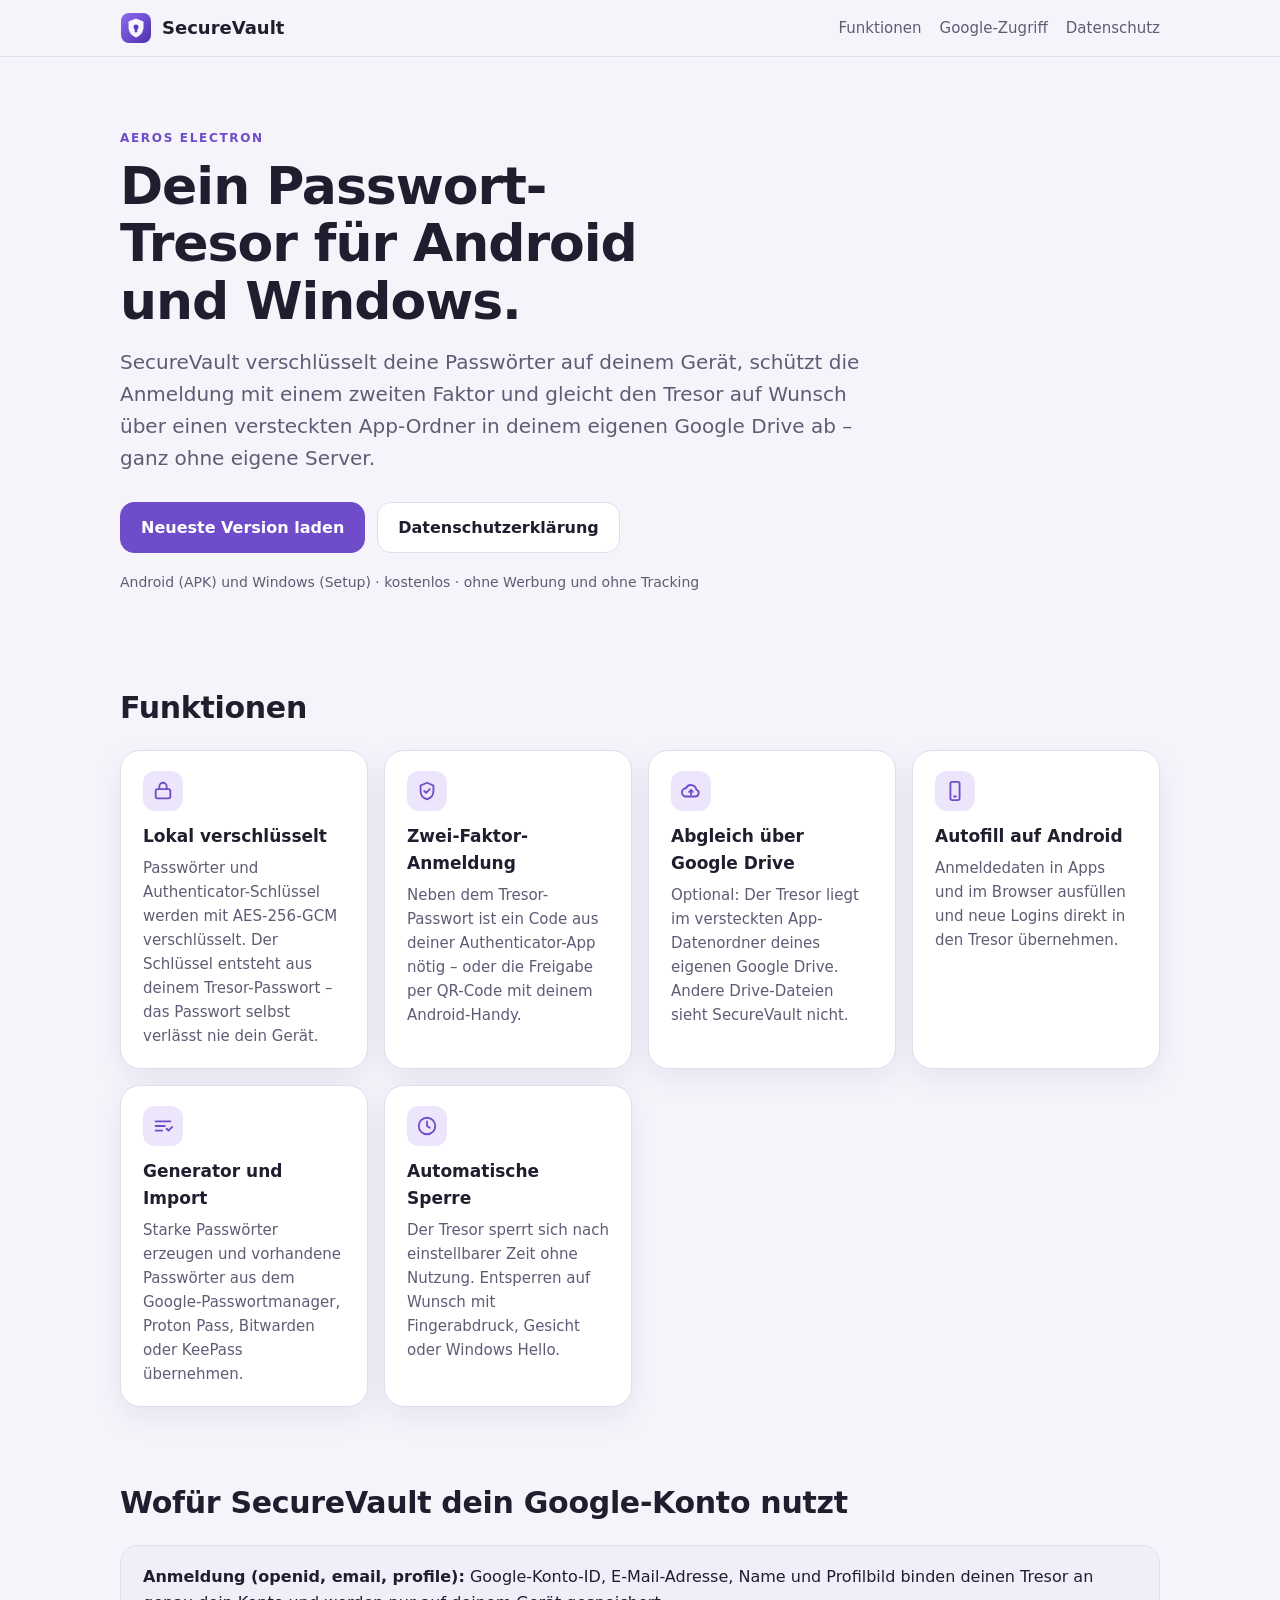
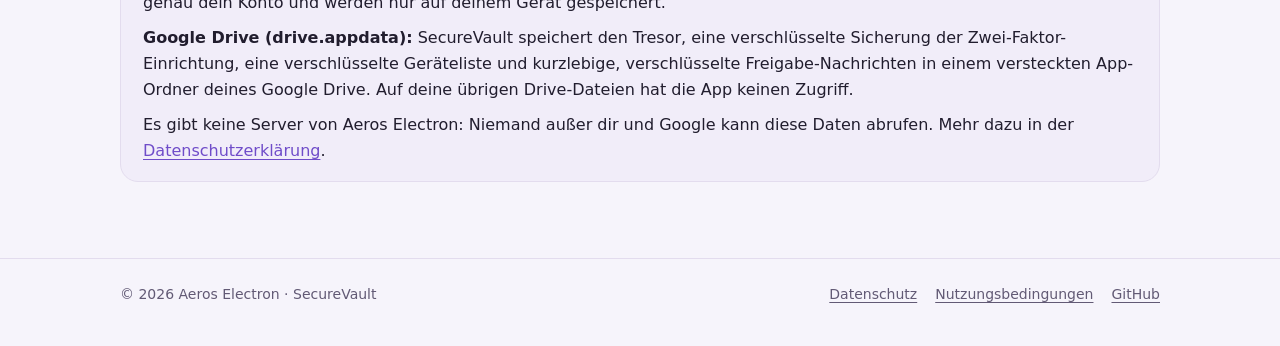
<file: index.html>
<!doctype html>
<html lang="de">
<head>
  <meta charset="utf-8">
  <meta name="viewport" content="width=device-width, initial-scale=1">
  <title>SecureVault – Passwort-Tresor für Android und Windows</title>
  <meta name="description" content="SecureVault ist ein Passwort-Manager für Android und Windows von Aeros Electron: lokal verschlüsselt, mit Zwei-Faktor-Schutz und optionalem Abgleich über den eigenen Google-Drive-App-Ordner.">
  <link rel="stylesheet" href="style.css">
</head>
<body>
  <header class="top">
    <div class="wrap">
      <a class="brand" href="./">
        <svg viewBox="0 0 64 64" aria-hidden="true">
          <defs><linearGradient id="g" x1="0" y1="0" x2="1" y2="1"><stop offset="0" stop-color="#8f6bf0"/><stop offset="1" stop-color="#4d2fae"/></linearGradient></defs>
          <rect x="2" y="2" width="60" height="60" rx="16" fill="url(#g)"/>
          <path d="M32 13 47 19v11c0 10-6.3 17.6-15 21-8.7-3.4-15-11-15-21V19z" fill="#fff" opacity=".95"/>
          <circle cx="32" cy="30" r="5" fill="#5a3bc2"/><rect x="29.5" y="32" width="5" height="9" rx="2.5" fill="#5a3bc2"/>
        </svg>
        SecureVault
      </a>
      <nav class="nav" aria-label="Hauptnavigation">
        <a href="#funktionen">Funktionen</a>
        <a href="#google">Google-Zugriff</a>
        <a href="datenschutz.html">Datenschutz</a>
      </nav>
    </div>
  </header>

  <main>
    <div class="wrap hero">
      <p class="eyebrow">Aeros Electron</p>
      <h1>Dein Passwort-Tresor für Android und Windows.</h1>
      <p class="lead">SecureVault verschlüsselt deine Passwörter auf deinem Gerät, schützt die Anmeldung mit einem zweiten Faktor
        und gleicht den Tresor auf Wunsch über einen versteckten App-Ordner in deinem eigenen Google Drive ab –
        ganz ohne eigene Server.</p>
      <div class="actions">
        <a class="btn primary" href="https://github.com/AerosElectron/SecureVault/releases/latest">Neueste Version laden</a>
        <a class="btn" href="datenschutz.html">Datenschutzerklärung</a>
      </div>
      <p class="platforms">Android (APK) und Windows (Setup) · kostenlos · ohne Werbung und ohne Tracking</p>
    </div>

    <section id="funktionen">
      <div class="wrap">
        <h2>Funktionen</h2>
        <div class="grid">
          <div class="card">
            <div class="icon"><svg viewBox="0 0 24 24" fill="none" stroke="currentColor" stroke-width="2" stroke-linecap="round" stroke-linejoin="round" aria-hidden="true"><rect x="4" y="10" width="16" height="10" rx="2"/><path d="M8 10V7a4 4 0 0 1 8 0v3"/></svg></div>
            <h3>Lokal verschlüsselt</h3>
            <p>Passwörter und Authenticator-Schlüssel werden mit AES-256-GCM verschlüsselt. Der Schlüssel entsteht aus deinem Tresor-Passwort – das Passwort selbst verlässt nie dein Gerät.</p>
          </div>
          <div class="card">
            <div class="icon"><svg viewBox="0 0 24 24" fill="none" stroke="currentColor" stroke-width="2" stroke-linecap="round" stroke-linejoin="round" aria-hidden="true"><path d="M12 3 5 6v6c0 4.4 3 7.9 7 9 4-1.1 7-4.6 7-9V6z"/><path d="m9 12 2 2 4-4"/></svg></div>
            <h3>Zwei-Faktor-Anmeldung</h3>
            <p>Neben dem Tresor-Passwort ist ein Code aus deiner Authenticator-App nötig – oder die Freigabe per QR-Code mit deinem Android-Handy.</p>
          </div>
          <div class="card">
            <div class="icon"><svg viewBox="0 0 24 24" fill="none" stroke="currentColor" stroke-width="2" stroke-linecap="round" stroke-linejoin="round" aria-hidden="true"><path d="M7 18a4.5 4.5 0 0 1-.6-9 6 6 0 0 1 11.4 1.6A3.8 3.8 0 0 1 17 18z"/><path d="m10 13 2-2 2 2"/><path d="M12 11v5"/></svg></div>
            <h3>Abgleich über Google Drive</h3>
            <p>Optional: Der Tresor liegt im versteckten App-Datenordner deines eigenen Google Drive. Andere Drive-Dateien sieht SecureVault nicht.</p>
          </div>
          <div class="card">
            <div class="icon"><svg viewBox="0 0 24 24" fill="none" stroke="currentColor" stroke-width="2" stroke-linecap="round" stroke-linejoin="round" aria-hidden="true"><rect x="7" y="2" width="10" height="20" rx="2"/><path d="M11 18h2"/></svg></div>
            <h3>Autofill auf Android</h3>
            <p>Anmeldedaten in Apps und im Browser ausfüllen und neue Logins direkt in den Tresor übernehmen.</p>
          </div>
          <div class="card">
            <div class="icon"><svg viewBox="0 0 24 24" fill="none" stroke="currentColor" stroke-width="2" stroke-linecap="round" stroke-linejoin="round" aria-hidden="true"><path d="M4 7h16"/><path d="M4 12h10"/><path d="M4 17h7"/><path d="m16 15 2 2 4-4"/></svg></div>
            <h3>Generator und Import</h3>
            <p>Starke Passwörter erzeugen und vorhandene Passwörter aus dem Google-Passwortmanager, Proton Pass, Bitwarden oder KeePass übernehmen.</p>
          </div>
          <div class="card">
            <div class="icon"><svg viewBox="0 0 24 24" fill="none" stroke="currentColor" stroke-width="2" stroke-linecap="round" stroke-linejoin="round" aria-hidden="true"><circle cx="12" cy="12" r="9"/><path d="M12 7v5l3 2"/></svg></div>
            <h3>Automatische Sperre</h3>
            <p>Der Tresor sperrt sich nach einstellbarer Zeit ohne Nutzung. Entsperren auf Wunsch mit Fingerabdruck, Gesicht oder Windows Hello.</p>
          </div>
        </div>
      </div>
    </section>

    <section id="google">
      <div class="wrap">
        <h2>Wofür SecureVault dein Google-Konto nutzt</h2>
        <div class="note">
          <p><strong>Anmeldung (openid, email, profile):</strong> Google-Konto-ID, E-Mail-Adresse, Name und Profilbild
            binden deinen Tresor an genau dein Konto und werden nur auf deinem Gerät gespeichert.</p>
          <p><strong>Google Drive (drive.appdata):</strong> SecureVault speichert den Tresor, eine verschlüsselte Sicherung der
            Zwei-Faktor-Einrichtung, eine verschlüsselte Geräteliste und kurzlebige, verschlüsselte Freigabe-Nachrichten in
            einem versteckten App-Ordner deines Google Drive. Auf deine übrigen Drive-Dateien hat die App keinen Zugriff.</p>
          <p>Es gibt keine Server von Aeros Electron: Niemand außer dir und Google kann diese Daten abrufen.
            Mehr dazu in der <a href="datenschutz.html">Datenschutzerklärung</a>.</p>
        </div>
      </div>
    </section>
  </main>

  <footer>
    <div class="wrap">
      <span>© 2026 Aeros Electron · SecureVault</span>
      <nav aria-label="Rechtliches">
        <a href="datenschutz.html">Datenschutz</a>
        <a href="nutzungsbedingungen.html">Nutzungsbedingungen</a>
        <a href="https://github.com/AerosElectron/SecureVault">GitHub</a>
      </nav>
    </div>
  </footer>
</body>
</html>
</file>
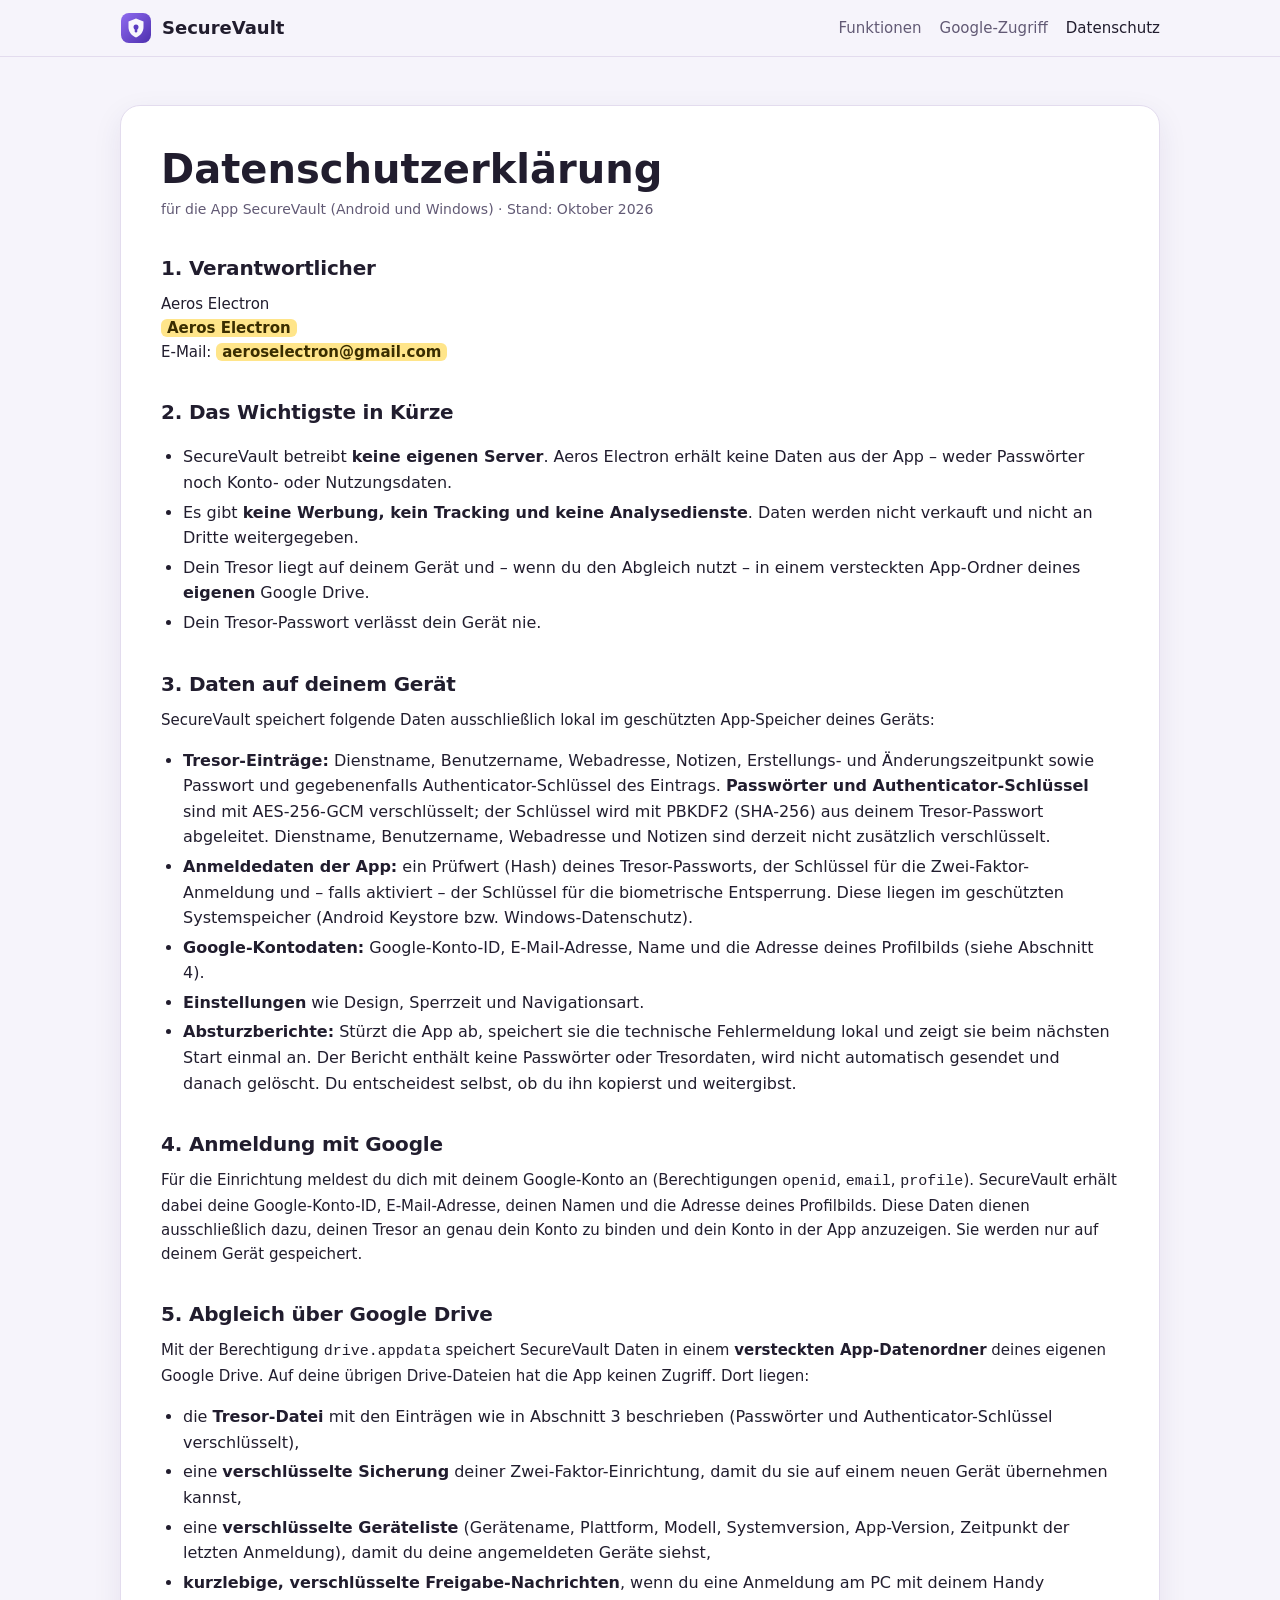
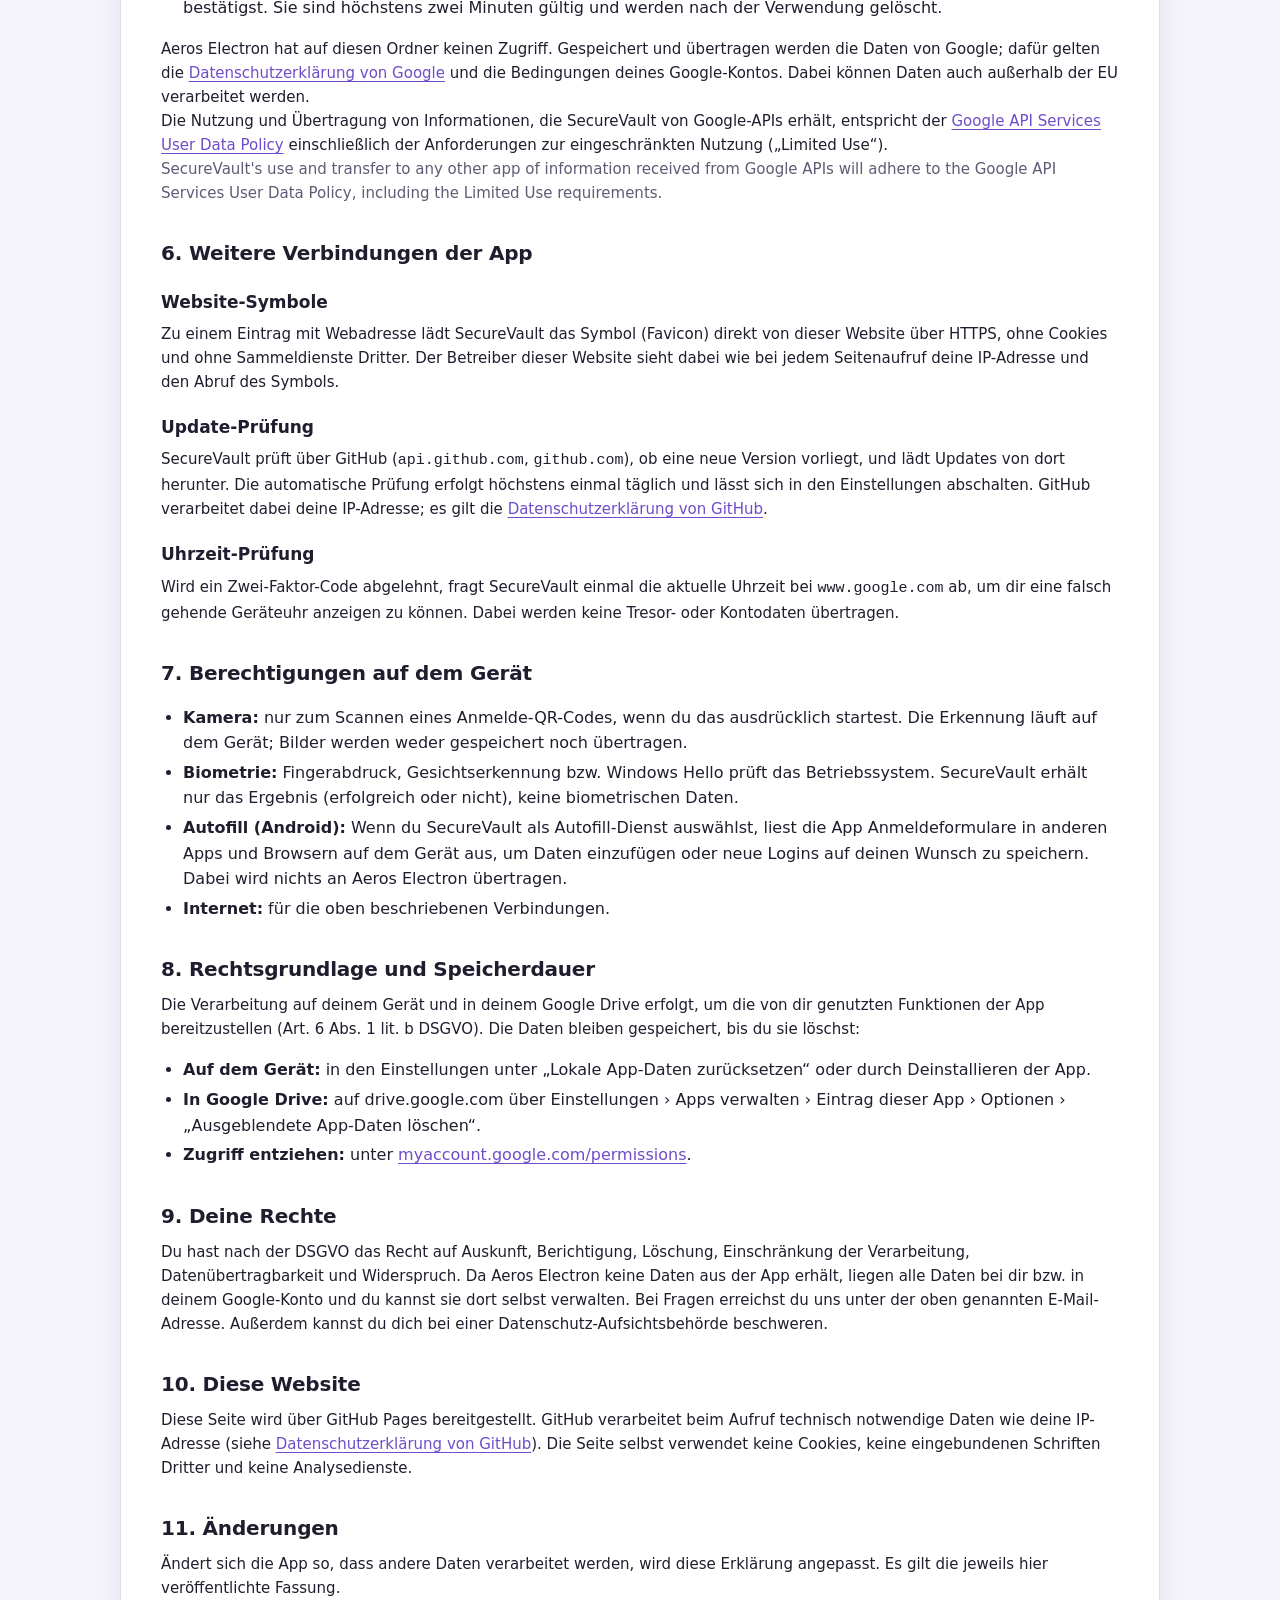
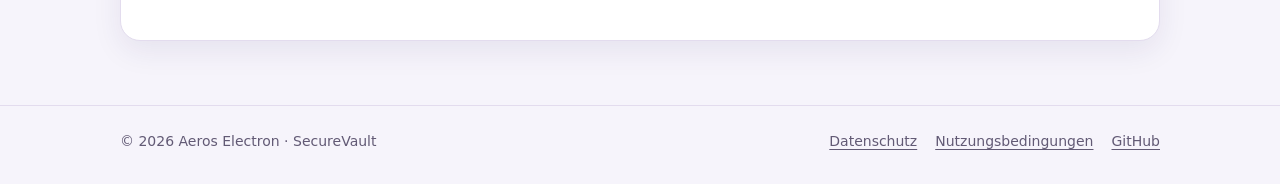
<file: datenschutz.html>
<!doctype html>
<html lang="de">
<head>
  <meta charset="utf-8">
  <meta name="viewport" content="width=device-width, initial-scale=1">
  <title>Datenschutzerklärung – SecureVault</title>
  <meta name="description" content="Datenschutzerklärung für die App SecureVault von Aeros Electron (Android und Windows).">
  <link rel="stylesheet" href="style.css">
</head>
<body>
  <header class="top">
    <div class="wrap">
      <a class="brand" href="./">
        <svg viewBox="0 0 64 64" aria-hidden="true">
          <defs><linearGradient id="g" x1="0" y1="0" x2="1" y2="1"><stop offset="0" stop-color="#8f6bf0"/><stop offset="1" stop-color="#4d2fae"/></linearGradient></defs>
          <rect x="2" y="2" width="60" height="60" rx="16" fill="url(#g)"/>
          <path d="M32 13 47 19v11c0 10-6.3 17.6-15 21-8.7-3.4-15-11-15-21V19z" fill="#fff" opacity=".95"/>
          <circle cx="32" cy="30" r="5" fill="#5a3bc2"/><rect x="29.5" y="32" width="5" height="9" rx="2.5" fill="#5a3bc2"/>
        </svg>
        SecureVault
      </a>
      <nav class="nav" aria-label="Hauptnavigation">
        <a href="./#funktionen">Funktionen</a>
        <a href="./#google">Google-Zugriff</a>
        <a href="datenschutz.html" aria-current="page">Datenschutz</a>
      </nav>
    </div>
  </header>

  <main class="wrap doc">
    <article class="card">
      <h1>Datenschutzerklärung</h1>
      <p class="stand">für die App SecureVault (Android und Windows) · Stand: Oktober 2026</p>

      <h2>1. Verantwortlicher</h2>
      <p>Aeros Electron<br>
        <span class="fill">Aeros Electron</span><br>
        E-Mail: <span class="fill">aeroselectron@gmail.com</span></p>

      <h2>2. Das Wichtigste in Kürze</h2>
      <ul>
        <li>SecureVault betreibt <strong>keine eigenen Server</strong>. Aeros Electron erhält keine Daten aus der App –
          weder Passwörter noch Konto- oder Nutzungsdaten.</li>
        <li>Es gibt <strong>keine Werbung, kein Tracking und keine Analysedienste</strong>. Daten werden nicht verkauft
          und nicht an Dritte weitergegeben.</li>
        <li>Dein Tresor liegt auf deinem Gerät und – wenn du den Abgleich nutzt – in einem versteckten App-Ordner
          deines <strong>eigenen</strong> Google Drive.</li>
        <li>Dein Tresor-Passwort verlässt dein Gerät nie.</li>
      </ul>

      <h2>3. Daten auf deinem Gerät</h2>
      <p>SecureVault speichert folgende Daten ausschließlich lokal im geschützten App-Speicher deines Geräts:</p>
      <ul>
        <li><strong>Tresor-Einträge:</strong> Dienstname, Benutzername, Webadresse, Notizen, Erstellungs- und
          Änderungszeitpunkt sowie Passwort und gegebenenfalls Authenticator-Schlüssel des Eintrags.
          <strong>Passwörter und Authenticator-Schlüssel</strong> sind mit AES-256-GCM verschlüsselt; der Schlüssel wird
          mit PBKDF2 (SHA-256) aus deinem Tresor-Passwort abgeleitet. Dienstname, Benutzername, Webadresse und Notizen
          sind derzeit nicht zusätzlich verschlüsselt.</li>
        <li><strong>Anmeldedaten der App:</strong> ein Prüfwert (Hash) deines Tresor-Passworts, der Schlüssel für die
          Zwei-Faktor-Anmeldung und – falls aktiviert – der Schlüssel für die biometrische Entsperrung. Diese liegen im
          geschützten Systemspeicher (Android Keystore bzw. Windows-Datenschutz).</li>
        <li><strong>Google-Kontodaten:</strong> Google-Konto-ID, E-Mail-Adresse, Name und die Adresse deines Profilbilds
          (siehe Abschnitt 4).</li>
        <li><strong>Einstellungen</strong> wie Design, Sperrzeit und Navigationsart.</li>
        <li><strong>Absturzberichte:</strong> Stürzt die App ab, speichert sie die technische Fehlermeldung lokal und
          zeigt sie beim nächsten Start einmal an. Der Bericht enthält keine Passwörter oder Tresordaten, wird nicht
          automatisch gesendet und danach gelöscht. Du entscheidest selbst, ob du ihn kopierst und weitergibst.</li>
      </ul>

      <h2>4. Anmeldung mit Google</h2>
      <p>Für die Einrichtung meldest du dich mit deinem Google-Konto an (Berechtigungen <code>openid</code>,
        <code>email</code>, <code>profile</code>). SecureVault erhält dabei deine Google-Konto-ID, E-Mail-Adresse,
        deinen Namen und die Adresse deines Profilbilds. Diese Daten dienen ausschließlich dazu, deinen Tresor an genau
        dein Konto zu binden und dein Konto in der App anzuzeigen. Sie werden nur auf deinem Gerät gespeichert.</p>

      <h2>5. Abgleich über Google Drive</h2>
      <p>Mit der Berechtigung <code>drive.appdata</code> speichert SecureVault Daten in einem <strong>versteckten
        App-Datenordner</strong> deines eigenen Google Drive. Auf deine übrigen Drive-Dateien hat die App keinen Zugriff.
        Dort liegen:</p>
      <ul>
        <li>die <strong>Tresor-Datei</strong> mit den Einträgen wie in Abschnitt 3 beschrieben (Passwörter und
          Authenticator-Schlüssel verschlüsselt),</li>
        <li>eine <strong>verschlüsselte Sicherung</strong> deiner Zwei-Faktor-Einrichtung, damit du sie auf einem neuen
          Gerät übernehmen kannst,</li>
        <li>eine <strong>verschlüsselte Geräteliste</strong> (Gerätename, Plattform, Modell, Systemversion, App-Version,
          Zeitpunkt der letzten Anmeldung), damit du deine angemeldeten Geräte siehst,</li>
        <li><strong>kurzlebige, verschlüsselte Freigabe-Nachrichten</strong>, wenn du eine Anmeldung am PC mit deinem Handy
          bestätigst. Sie sind höchstens zwei Minuten gültig und werden nach der Verwendung gelöscht.</li>
      </ul>
      <p>Aeros Electron hat auf diesen Ordner keinen Zugriff. Gespeichert und übertragen werden die Daten von Google;
        dafür gelten die <a href="https://policies.google.com/privacy?hl=de">Datenschutzerklärung von Google</a> und die
        Bedingungen deines Google-Kontos. Dabei können Daten auch außerhalb der EU verarbeitet werden.</p>
      <p>Die Nutzung und Übertragung von Informationen, die SecureVault von Google-APIs erhält, entspricht der
        <a href="https://developers.google.com/terms/api-services-user-data-policy">Google API Services User Data Policy</a>
        einschließlich der Anforderungen zur eingeschränkten Nutzung („Limited Use“).</p>
      <p class="muted" lang="en">SecureVault's use and transfer to any other app of information received from Google APIs
        will adhere to the Google API Services User Data Policy, including the Limited Use requirements.</p>

      <h2>6. Weitere Verbindungen der App</h2>
      <h3>Website-Symbole</h3>
      <p>Zu einem Eintrag mit Webadresse lädt SecureVault das Symbol (Favicon) direkt von dieser Website über HTTPS,
        ohne Cookies und ohne Sammeldienste Dritter. Der Betreiber dieser Website sieht dabei wie bei jedem Seitenaufruf
        deine IP-Adresse und den Abruf des Symbols.</p>
      <h3>Update-Prüfung</h3>
      <p>SecureVault prüft über GitHub (<code>api.github.com</code>, <code>github.com</code>), ob eine neue Version
        vorliegt, und lädt Updates von dort herunter. Die automatische Prüfung erfolgt höchstens einmal täglich und lässt
        sich in den Einstellungen abschalten. GitHub verarbeitet dabei deine IP-Adresse; es gilt die
        <a href="https://docs.github.com/de/site-policy/privacy-policies/github-general-privacy-statement">Datenschutzerklärung von GitHub</a>.</p>
      <h3>Uhrzeit-Prüfung</h3>
      <p>Wird ein Zwei-Faktor-Code abgelehnt, fragt SecureVault einmal die aktuelle Uhrzeit bei
        <code>www.google.com</code> ab, um dir eine falsch gehende Geräteuhr anzeigen zu können. Dabei werden keine
        Tresor- oder Kontodaten übertragen.</p>

      <h2>7. Berechtigungen auf dem Gerät</h2>
      <ul>
        <li><strong>Kamera:</strong> nur zum Scannen eines Anmelde-QR-Codes, wenn du das ausdrücklich startest.
          Die Erkennung läuft auf dem Gerät; Bilder werden weder gespeichert noch übertragen.</li>
        <li><strong>Biometrie:</strong> Fingerabdruck, Gesichtserkennung bzw. Windows Hello prüft das Betriebssystem.
          SecureVault erhält nur das Ergebnis (erfolgreich oder nicht), keine biometrischen Daten.</li>
        <li><strong>Autofill (Android):</strong> Wenn du SecureVault als Autofill-Dienst auswählst, liest die App
          Anmeldeformulare in anderen Apps und Browsern auf dem Gerät aus, um Daten einzufügen oder neue Logins auf
          deinen Wunsch zu speichern. Dabei wird nichts an Aeros Electron übertragen.</li>
        <li><strong>Internet:</strong> für die oben beschriebenen Verbindungen.</li>
      </ul>

      <h2>8. Rechtsgrundlage und Speicherdauer</h2>
      <p>Die Verarbeitung auf deinem Gerät und in deinem Google Drive erfolgt, um die von dir genutzten Funktionen der App
        bereitzustellen (Art. 6 Abs. 1 lit. b DSGVO). Die Daten bleiben gespeichert, bis du sie löschst:</p>
      <ul>
        <li><strong>Auf dem Gerät:</strong> in den Einstellungen unter „Lokale App-Daten zurücksetzen“ oder durch Deinstallieren der App.</li>
        <li><strong>In Google Drive:</strong> auf drive.google.com über Einstellungen › Apps verwalten › Eintrag dieser App ›
          Optionen › „Ausgeblendete App-Daten löschen“.</li>
        <li><strong>Zugriff entziehen:</strong> unter
          <a href="https://myaccount.google.com/permissions">myaccount.google.com/permissions</a>.</li>
      </ul>

      <h2>9. Deine Rechte</h2>
      <p>Du hast nach der DSGVO das Recht auf Auskunft, Berichtigung, Löschung, Einschränkung der Verarbeitung,
        Datenübertragbarkeit und Widerspruch. Da Aeros Electron keine Daten aus der App erhält, liegen alle Daten bei dir
        bzw. in deinem Google-Konto und du kannst sie dort selbst verwalten. Bei Fragen erreichst du uns unter der oben
        genannten E-Mail-Adresse. Außerdem kannst du dich bei einer Datenschutz-Aufsichtsbehörde beschweren.</p>

      <h2>10. Diese Website</h2>
      <p>Diese Seite wird über GitHub Pages bereitgestellt. GitHub verarbeitet beim Aufruf technisch notwendige Daten wie
        deine IP-Adresse (siehe <a href="https://docs.github.com/de/site-policy/privacy-policies/github-general-privacy-statement">Datenschutzerklärung von GitHub</a>).
        Die Seite selbst verwendet keine Cookies, keine eingebundenen Schriften Dritter und keine Analysedienste.</p>

      <h2>11. Änderungen</h2>
      <p>Ändert sich die App so, dass andere Daten verarbeitet werden, wird diese Erklärung angepasst. Es gilt die jeweils
        hier veröffentlichte Fassung.</p>
    </article>
  </main>

  <footer>
    <div class="wrap">
      <span>© 2026 Aeros Electron · SecureVault</span>
      <nav aria-label="Rechtliches">
        <a href="datenschutz.html">Datenschutz</a>
        <a href="nutzungsbedingungen.html">Nutzungsbedingungen</a>
        <a href="https://github.com/AerosElectron/SecureVault">GitHub</a>
      </nav>
    </div>
  </footer>
</body>
</html>
</file>
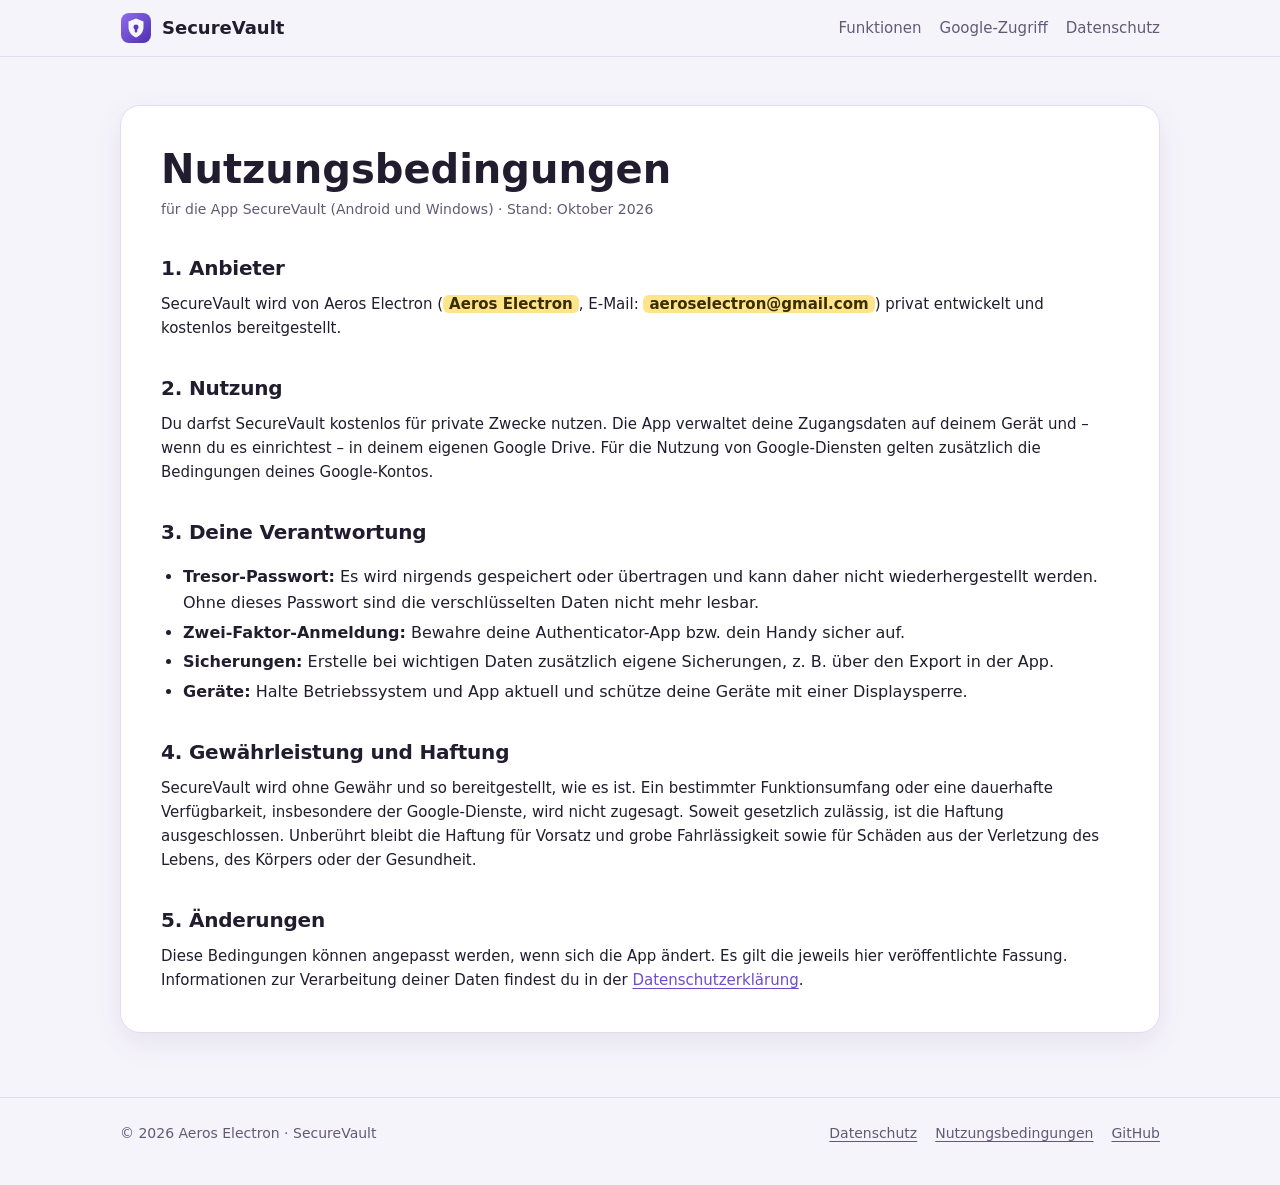
<file: nutzungsbedingungen.html>
<!doctype html>
<html lang="de">
<head>
  <meta charset="utf-8">
  <meta name="viewport" content="width=device-width, initial-scale=1">
  <title>Nutzungsbedingungen – SecureVault</title>
  <meta name="description" content="Nutzungsbedingungen für die App SecureVault von Aeros Electron.">
  <link rel="stylesheet" href="style.css">
</head>
<body>
  <header class="top">
    <div class="wrap">
      <a class="brand" href="./">
        <svg viewBox="0 0 64 64" aria-hidden="true">
          <defs><linearGradient id="g" x1="0" y1="0" x2="1" y2="1"><stop offset="0" stop-color="#8f6bf0"/><stop offset="1" stop-color="#4d2fae"/></linearGradient></defs>
          <rect x="2" y="2" width="60" height="60" rx="16" fill="url(#g)"/>
          <path d="M32 13 47 19v11c0 10-6.3 17.6-15 21-8.7-3.4-15-11-15-21V19z" fill="#fff" opacity=".95"/>
          <circle cx="32" cy="30" r="5" fill="#5a3bc2"/><rect x="29.5" y="32" width="5" height="9" rx="2.5" fill="#5a3bc2"/>
        </svg>
        SecureVault
      </a>
      <nav class="nav" aria-label="Hauptnavigation">
        <a href="./#funktionen">Funktionen</a>
        <a href="./#google">Google-Zugriff</a>
        <a href="datenschutz.html">Datenschutz</a>
      </nav>
    </div>
  </header>

  <main class="wrap doc">
    <article class="card">
      <h1>Nutzungsbedingungen</h1>
      <p class="stand">für die App SecureVault (Android und Windows) · Stand: Oktober 2026</p>

      <h2>1. Anbieter</h2>
      <p>SecureVault wird von Aeros Electron (<span class="fill">Aeros Electron</span>,
        E-Mail: <span class="fill">aeroselectron@gmail.com</span>) privat entwickelt und kostenlos bereitgestellt.</p>

      <h2>2. Nutzung</h2>
      <p>Du darfst SecureVault kostenlos für private Zwecke nutzen. Die App verwaltet deine Zugangsdaten auf deinem Gerät
        und – wenn du es einrichtest – in deinem eigenen Google Drive. Für die Nutzung von Google-Diensten gelten
        zusätzlich die Bedingungen deines Google-Kontos.</p>

      <h2>3. Deine Verantwortung</h2>
      <ul>
        <li><strong>Tresor-Passwort:</strong> Es wird nirgends gespeichert oder übertragen und kann daher nicht
          wiederhergestellt werden. Ohne dieses Passwort sind die verschlüsselten Daten nicht mehr lesbar.</li>
        <li><strong>Zwei-Faktor-Anmeldung:</strong> Bewahre deine Authenticator-App bzw. dein Handy sicher auf.</li>
        <li><strong>Sicherungen:</strong> Erstelle bei wichtigen Daten zusätzlich eigene Sicherungen, z. B. über den
          Export in der App.</li>
        <li><strong>Geräte:</strong> Halte Betriebssystem und App aktuell und schütze deine Geräte mit einer Displaysperre.</li>
      </ul>

      <h2>4. Gewährleistung und Haftung</h2>
      <p>SecureVault wird ohne Gewähr und so bereitgestellt, wie es ist. Ein bestimmter Funktionsumfang oder eine
        dauerhafte Verfügbarkeit, insbesondere der Google-Dienste, wird nicht zugesagt. Soweit gesetzlich zulässig, ist die
        Haftung ausgeschlossen. Unberührt bleibt die Haftung für Vorsatz und grobe Fahrlässigkeit sowie für Schäden aus der
        Verletzung des Lebens, des Körpers oder der Gesundheit.</p>

      <h2>5. Änderungen</h2>
      <p>Diese Bedingungen können angepasst werden, wenn sich die App ändert. Es gilt die jeweils hier veröffentlichte
        Fassung. Informationen zur Verarbeitung deiner Daten findest du in der
        <a href="datenschutz.html">Datenschutzerklärung</a>.</p>
    </article>
  </main>

  <footer>
    <div class="wrap">
      <span>© 2026 Aeros Electron · SecureVault</span>
      <nav aria-label="Rechtliches">
        <a href="datenschutz.html">Datenschutz</a>
        <a href="nutzungsbedingungen.html">Nutzungsbedingungen</a>
        <a href="https://github.com/AerosElectron/SecureVault">GitHub</a>
      </nav>
    </div>
  </footer>
</body>
</html>
</file>
<file: style.css>
/* SecureVault – Projektseite (GitHub Pages). Keine externen Schriften oder Skripte. */
:root {
  --bg: #f6f4fb;
  --surface: #ffffff;
  --surface-2: #f1edf9;
  --text: #211d2e;
  --muted: #625a75;
  --line: #e3dcee;
  --accent: #6f4cc9;
  --accent-text: #ffffff;
  --accent-soft: #ece5fb;
  --shadow: 0 10px 30px rgba(41, 24, 84, 0.08);
}
@media (prefers-color-scheme: dark) {
  :root {
    --bg: #14111d;
    --surface: #1d1928;
    --surface-2: #262035;
    --text: #f4f1fb;
    --muted: #b9b0cc;
    --line: #342c46;
    --accent: #b59cf5;
    --accent-text: #160f26;
    --accent-soft: #2b2340;
    --shadow: 0 10px 30px rgba(0, 0, 0, 0.35);
  }
}

* { box-sizing: border-box; }
html { -webkit-text-size-adjust: 100%; }
body {
  margin: 0;
  background: var(--bg);
  color: var(--text);
  font: 16px/1.6 system-ui, -apple-system, "Segoe UI", Roboto, "Helvetica Neue", Arial, sans-serif;
}
a { color: var(--accent); text-underline-offset: 3px; }
a:hover { text-decoration-thickness: 2px; }

.wrap { width: min(1040px, 100% - 32px); margin-inline: auto; }

/* Kopfzeile */
.top {
  position: sticky; top: 0; z-index: 5;
  background: color-mix(in srgb, var(--bg) 88%, transparent);
  backdrop-filter: blur(10px);
  border-bottom: 1px solid var(--line);
}
.top .wrap { display: flex; align-items: center; justify-content: space-between; gap: 16px; padding-block: 12px; }
.brand { display: flex; align-items: center; gap: 10px; color: var(--text); text-decoration: none; font-weight: 700; font-size: 18px; }
.brand svg { width: 32px; height: 32px; flex: none; }
.nav { display: flex; gap: 18px; flex-wrap: wrap; font-size: 15px; }
.nav a { color: var(--muted); text-decoration: none; }
.nav a:hover, .nav a[aria-current="page"] { color: var(--text); }

/* Einstieg */
.hero { padding: 72px 0 40px; }
.eyebrow { font-size: 12px; letter-spacing: .14em; text-transform: uppercase; color: var(--accent); font-weight: 700; margin: 0 0 10px; }
.hero h1 { font-size: clamp(32px, 6vw, 52px); line-height: 1.1; margin: 0 0 16px; letter-spacing: -0.02em; max-width: 16ch; }
.lead { font-size: clamp(17px, 2.4vw, 20px); color: var(--muted); max-width: 60ch; margin: 0 0 28px; }
.actions { display: flex; gap: 12px; flex-wrap: wrap; }
.btn {
  display: inline-flex; align-items: center; gap: 8px;
  padding: 12px 20px; border-radius: 14px; font-weight: 650; text-decoration: none;
  border: 1px solid var(--line); color: var(--text); background: var(--surface);
}
.btn.primary { background: var(--accent); border-color: var(--accent); color: var(--accent-text); }
.btn:hover { filter: brightness(1.05); }
.platforms { margin-top: 18px; font-size: 14px; color: var(--muted); }

/* Abschnitte */
section { padding: 36px 0; }
h2 { font-size: clamp(24px, 3.4vw, 30px); margin: 0 0 18px; letter-spacing: -0.01em; }
.grid { display: grid; grid-template-columns: repeat(auto-fit, minmax(240px, 1fr)); gap: 16px; }
.card {
  background: var(--surface); border: 1px solid var(--line); border-radius: 20px;
  padding: 20px 22px; box-shadow: var(--shadow);
}
.card h3 { margin: 0 0 6px; font-size: 17px; }
.card p { margin: 0; color: var(--muted); font-size: 15px; }
.icon {
  width: 40px; height: 40px; border-radius: 12px; display: grid; place-items: center;
  background: var(--accent-soft); color: var(--accent); margin-bottom: 12px;
}
.icon svg { width: 22px; height: 22px; }
.note {
  background: var(--surface-2); border: 1px solid var(--line); border-radius: 18px; padding: 18px 22px;
}
.note p { margin: 0 0 10px; }
.note p:last-child { margin: 0; }

/* Rechtstexte */
.doc { padding: 48px 0 24px; }
.doc .card { padding: clamp(20px, 4vw, 40px); }
.doc h1 { font-size: clamp(28px, 5vw, 40px); margin: 0 0 6px; line-height: 1.15; }
.doc .stand { color: var(--muted); margin: 0 0 28px; font-size: 14px; }
.doc h2 { font-size: 20px; margin: 32px 0 8px; }
.doc h3 { font-size: 17px; margin: 20px 0 6px; }
.doc p, .doc li { color: var(--text); }
.doc ul { padding-left: 22px; }
.doc li { margin: 4px 0; }
.doc .muted { color: var(--muted); }
.fill { background: #ffe58a; color: #3a2d00; border-radius: 6px; padding: 0 6px; font-weight: 700; }

/* Fußzeile */
footer { border-top: 1px solid var(--line); margin-top: 40px; padding: 24px 0 40px; color: var(--muted); font-size: 14px; }
footer .wrap { display: flex; flex-wrap: wrap; gap: 10px 22px; justify-content: space-between; }
footer nav { display: flex; gap: 18px; flex-wrap: wrap; }
footer a { color: var(--muted); }

@media (max-width: 560px) {
  .nav { gap: 12px; font-size: 14px; }
  .nav a:not(:last-child) { display: none; } /* schmal: nur „Datenschutz“ */
  .hero { padding-top: 48px; }
}
</file>
